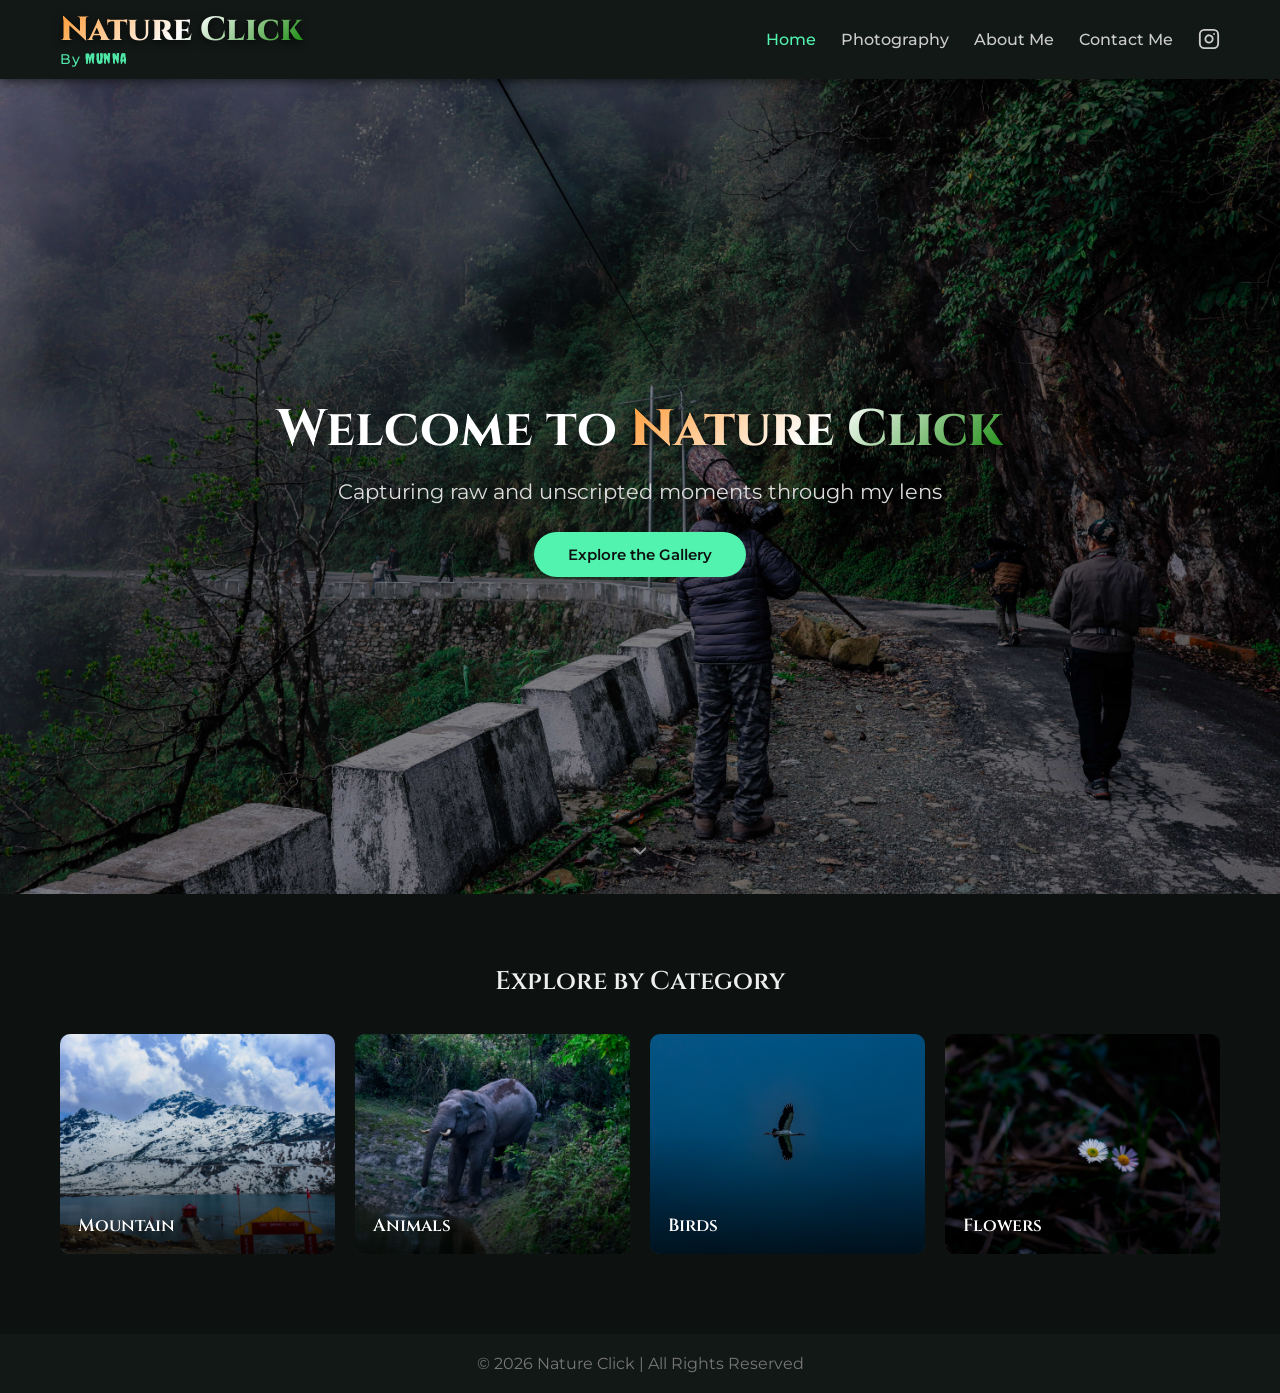
<file: index.html>
<!DOCTYPE html>
<html lang="en">
<head>
    <meta charset="UTF-8">
    <meta name="viewport" content="width=device-width, initial-scale=1.0">
    <title>Nature Click - Portfolio</title>

    <!-- SEO Meta Tags -->
    <meta name="description" content="Welcome to Nature Click — A photography portfolio by Munna featuring nature, wildlife, travel, and mountain photos.">
    <meta name="keywords" content="Nature Click, Munna Photography, Wildlife Photography, Nature Portfolio, Travel Photography">
    <meta name="author" content="Munna">

    <!-- Google Search Console Verification Tag -->
    <meta name="google-site-verification" content="bHNCCGerxpzcyPPW-p6w0leXdLbx0E4rETaMWetJAvI" />

    <!-- Canonical URL -->
    <link rel="canonical" href="https://natureclick.github.io/" />

    <!-- Open Graph Tags (Facebook, WhatsApp, LinkedIn preview) -->
    <meta property="og:type" content="website">
    <meta property="og:title" content="Nature Click - Photography Portfolio by Munna">
    <meta property="og:description" content="A photography portfolio by Munna featuring nature, wildlife, travel, and mountain photos.">
    <meta property="og:image" content="https://natureclick.github.io/images/IMG_3702.jpg">
    <meta property="og:url" content="https://natureclick.github.io/">
    <meta property="og:site_name" content="Nature Click">

    <!-- Twitter Card Tags -->
    <meta name="twitter:card" content="summary_large_image">
    <meta name="twitter:title" content="Nature Click - Photography Portfolio by Munna">
    <meta name="twitter:description" content="A photography portfolio by Munna featuring nature, wildlife, travel, and mountain photos.">
    <meta name="twitter:image" content="https://natureclick.github.io/images/IMG_3702.jpg">

    <!-- JSON-LD Structured Data -->
    <script type="application/ld+json">
    {
      "@context": "https://schema.org",
      "@type": "Person",
      "name": "Munna",
      "url": "https://natureclick.github.io/",
      "sameAs": [
        "https://www.instagram.com/natureklick_"
      ],
      "jobTitle": "Photographer",
      "description": "Nature, wildlife, travel, and mountain photographer.",
      "worksFor": {
        "@type": "Organization",
        "name": "Nature Click"
      }
    }
    </script>

    <!-- Google Fonts Import -->
    <link rel="preconnect" href="https://fonts.googleapis.com">
    <link rel="preconnect" href="https://fonts.gstatic.com" crossorigin>
    <link href="https://fonts.googleapis.com/css2?family=Cinzel:wght@600;700;800&family=Creepster&family=Montserrat:ital,wght@0,300;0,400;0,500;1,300&display=swap" rel="stylesheet">
    <link rel="stylesheet" href="style.css">
</head>
<body>

    <!-- Navigation Header -->
    <header>
        <nav>
            <div class="logo-container">
                <a href="#home">
                    <span class="text-logo">Nature Click</span>
                    <span class="sub-logo">
                        By <span class="signature-text">Munna</span>
                    </span>
                </a>
            </div>

            <div class="nav-right">
                <ul class="nav-links">
                    <li><a href="#home" class="nav-item active" id="nav-home">Home</a></li>
                    <li><a href="#photography" class="nav-item" id="nav-photography" onclick="clearPhotographyView()">Photography</a></li>
                    <li><a href="#about" class="nav-item" id="nav-about">About Me</a></li>
                    <li><a href="#contact" class="nav-item" id="nav-contact">Contact Me</a></li>
                </ul>

                <!-- Instagram Icon Link -->
                <a href="https://www.instagram.com/natureklick_" target="_blank" rel="noopener noreferrer" class="nav-instagram" title="Follow on Instagram">
                    <svg xmlns="http://www.w3.org/2000/svg" width="22" height="22" viewBox="0 0 24 24" fill="none" stroke="currentColor" stroke-width="2" stroke-linecap="round" stroke-linejoin="round">
                        <rect x="2" y="2" width="20" height="20" rx="5" ry="5"></rect>
                        <path d="M16 11.37A4 4 0 1 1 12.63 8 4 4 0 0 1 16 11.37z"></path>
                        <line x1="17.5" y1="6.5" x2="17.51" y2="6.5"></line>
                    </svg>
                </a>
            </div>
        </nav>
    </header>

    <!-- 1. HOME SECTION -->
    <section id="home" class="active">
        <div class="hero">
            <h1>Welcome to <span class="flag-text">Nature Click</span></h1>
            <p>Capturing raw and unscripted moments through my lens</p>
            <a href="#photography" class="hero-cta">Explore the Gallery</a>
            <span class="scroll-cue" aria-hidden="true">
                <svg xmlns="http://www.w3.org/2000/svg" width="22" height="22" viewBox="0 0 24 24" fill="none" stroke="currentColor" stroke-width="2" stroke-linecap="round" stroke-linejoin="round"><polyline points="6 9 12 15 18 9"></polyline></svg>
            </span>
        </div>

        <div class="home-featured">
            <h2 class="home-featured-title">Explore by Category</h2>
            <div class="home-category-grid">
                <a href="#photography" class="home-cat-card" onclick="goToCategory('mountain')" style="background-image:url('images/20240423130415_IMG_4178.jpg')">
                    <span class="home-cat-label">Mountain</span>
                </a>
                <a href="#photography" class="home-cat-card" onclick="goToCategory('animal')" style="background-image:url('images/IMG_3751-Enhanced-SR.jpg')">
                    <span class="home-cat-label">Animals</span>
                </a>
                <a href="#photography" class="home-cat-card" onclick="goToCategory('bird')" style="background-image:url('images/IMG_4179.jpg')">
                    <span class="home-cat-label">Birds</span>
                </a>
                <a href="#photography" class="home-cat-card" onclick="goToCategory('flower')" style="background-image:url('images/IMG_4107-Enhanced-SR.jpg')">
                    <span class="home-cat-label">Flowers</span>
                </a>
            </div>
        </div>
    </section>

    <!-- 2. PHOTOGRAPHY SECTION -->
    <section id="photography">
        <div class="category-buttons">
            <button class="cat-btn" id="btn-mountain" onclick="filterGallery('mountain', event)">Mountain</button>
            <button class="cat-btn" id="btn-animal" onclick="filterGallery('animal', event)">Animals</button>
            <button class="cat-btn" id="btn-bird" onclick="filterGallery('bird', event)">Birds</button>
            <button class="cat-btn" id="btn-flower" onclick="filterGallery('flower', event)">Flowers</button>
        </div>

        <div class="gallery-grid">
            <!-- Mountain Photos -->
            <div class="photo-card mountain">
                <img src="images/20240423130415_IMG_4178.jpg" loading="lazy" alt="Sree Swayambhu Mandir — A Sacred Lake Beneath the Himalayas" data-id="sree-swayambhu-mandir" data-location="Tawang–Bum La Pass Road, Arunachal Pradesh, India (Altitude: Approximately 15,200 feet)" data-description="High in the mountains of Arunachal Pradesh, on the way from Tawang to Bum La Pass, lies the serene Sree Swayambhu Mandir, situated beside a beautiful high-altitude lake at approximately 15,200 feet above sea level. Surrounded by vast snow-covered mountains, the crystal-blue lake and the small red temple create a striking and peaceful landscape. The temple stands quietly on a narrow walkway extending into the lake, with colourful prayer flags fluttering in the cold mountain air. Captured during my journey towards Bum La Pass, this photograph reflects the unique character of the high Himalayas—where spirituality, silence, snow, and untouched natural beauty come together in a single frame." onclick="openModal(this)">
                <div class="photo-info"><h3>Sree Swayambhu Mandir — A Sacred Lake Beneath the Himalayas</h3></div>
            </div>
            <div class="photo-card mountain">
                <img src="images/IMG_2492.jpg" loading="lazy" alt="Sikkim’s Sacred Heights — Char Dham Beyond the Himalayas" data-id="sikkims-sacred-heights" data-location="Peshok, Darjeeling, West Bengal, India (View: Siddhesvara Dham / Char Dham, Namchi, Sikkim)" data-description="Captured from Peshok in Darjeeling, this photograph offers a distant view of Siddhesvara Dham, popularly known as Sikkim’s Char Dham, in Namchi. The image was taken from a considerable distance using a telephoto zoom lens, bringing the hilltop temple complex and its magnificent Shiva statue into view. Behind the sacred hill, the vast Himalayan range rises dramatically across the horizon, creating a striking contrast between spirituality and the grandeur of the mountains. The blue atmospheric haze adds a sense of depth, making the distant landscape appear almost dreamlike. This photograph captures more than just a landmark—it reflects the unique beauty of the Eastern Himalayas, where sacred places, green mountain ridges, and snow-covered peaks come together in one frame." onclick="openModal(this)">
                <div class="photo-info"><h3>Sikkim’s Sacred Heights — Char Dham Beyond the Himalayas</h3></div>
            </div>

            <!-- Animal Photos -->
            <div class="photo-card animal">
                <img src="images/IMG_3751-Enhanced-SR.jpg" loading="lazy" alt="The Silent Visitor of the Forest" data-id="the-silent-visitor-of-the-forest" data-location="Assam, India" data-description="Deep within the lush forests of Assam, a wild Asian elephant quietly arrived at the water's edge to drink. Captured from a distance, this photograph preserves a beautiful and completely natural moment in the wilderness. Surrounded by dense greenery, calm water, and the untouched beauty of the forest, the elephant's peaceful presence reflects the raw and timeless rhythm of nature. No staged scene—just a fleeting encounter between a wildlife photographer and one of India's magnificent wild creatures." onclick="openModal(this)">
                <div class="photo-info"><h3>The Silent Visitor of the Forest</h3></div>
            </div>
            <div class="photo-card animal">
                <img src="images/20240421154719_IMG_3515.jpg" loading="lazy" alt="A Mysterious Snake on the Tawang Road." data-id="a-mysterious-snake-on-the-tawang-road" data-location="Tawang, Arunachal Pradesh, India." data-description="While travelling through the scenic mountain roads of Tawang, Arunachal Pradesh, I came across this mysterious brown snake (Possibly Venomous) resting on the road. The photograph was captured from a safe distance, preserving a fascinating moment of wildlife in the Eastern Himalayas. Surrounded by the rugged landscape and quiet mountain roads, the snake seemed completely undisturbed by its surroundings. Encounters like this remind us that the roads through Arunachal Pradesh are not just journeys through spectacular landscapes—they also pass through the natural habitats of countless wild species." onclick="openModal(this)">
                <div class="photo-info"><h3>A Mysterious Snake on the Tawang Road.</h3></div>
            </div>

            <!-- Bird Photos -->
            <div class="photo-card bird">
                <img src="images/IMG_4179.jpg" loading="lazy" alt="Flying Asian Openbill." data-id="flying-asian-openbill" data-location="Duttapukur, West Bengal, India." data-description="Captured on a cloudy day over an open field in Duttapukur, West Bengal, this Asian Openbill glides gracefully across the deep blue-grey sky. With its long neck, distinctive bill, broad wings and contrasting black-and-white plumage, the bird creates a striking silhouette against the vast open sky. The simplicity of the scene—the flying stork, the cloudy atmosphere and the endless sky—captures a quiet moment of freedom in nature." onclick="openModal(this)">
                <div class="photo-info"><h3>Flying Asian Openbill.</h3></div>
            </div>

            <!-- Flower Photos -->
            <div class="photo-card flower">
                <img src="images/IMG_4107-Enhanced-SR.jpg" loading="lazy" alt="A Little Bloom in the Wild" data-id="a-little-bloom-in-the-wild" data-location="Forest Floor, India" data-description="A delicate daisy blooming quietly on the forest floor, surrounded by deep shadows, fallen leaves and wild greenery. Its bright white petals and golden-yellow center stand out beautifully against the dark, moody background—capturing the quiet charm and untouched beauty of nature." onclick="openModal(this)">
                <div class="photo-info"><h3>A Little Bloom in the Wild</h3></div>
            </div>
        </div>
    </section>

    <!-- 3. ABOUT SECTION -->
    <section id="about">
        <div class="about-content about-landscape">
            <div class="about-header">
                <h2>About <span class="flag-text">Nature Click</span></h2>
            </div>

            <blockquote class="about-pull-quote">
                <span class="flag-text">"The most beautiful photographs are never planned."</span>
            </blockquote>

            <div class="about-tags">
                <span class="about-tag">Nature &amp; Wildlife</span>
                <span class="about-tag">Travel Photography</span>
                <span class="about-tag">Self-Taught</span>
                <span class="about-tag">Unscripted Moments</span>
            </div>

            <div class="about-body">
                <p class="about-lead">Welcome to <strong>Nature Click</strong> — a place where nature, wildlife, travel, and unforgettable moments come together through photography.</p>
                <p>I am a passionate nature lover and photography enthusiast who finds joy in capturing the beauty that surrounds us. From breathtaking landscapes to wildlife and unscripted moments, I love preserving stories that unfold naturally through my lens.</p>
                <p>They happen unexpectedly — in the perfect light, a fleeting expression, or a quiet moment in nature.</p>
                <p>Traveling is one of my greatest passions. Exploring new places, discovering mountains, forests, and rivers gives me endless inspiration. Wherever I go, I try to capture whatever touches my heart.</p>
                <p>I don't claim to be a professional photographer, but every photograph carries my passion and effort as I continuously work to improve my skills.</p>
                <p>Each photograph has its own story, and I hope these images allow you to see and feel the beauty of nature just as I experienced it. If you enjoy my work, I'd love to hear your feedback!</p>
            </div>

            <div class="about-signature">
                <span>Thank you for being a part of Nature Click.</span>
                <em>Let's explore the beauty of nature, one photograph at a time.</em>
            </div>
        </div>
    </section>

    <!-- 4. CONTACT SECTION -->
    <section id="contact">
        <div class="contact-content contact-landscape">
            <div class="contact-header">
                <h2>Get In Touch</h2>
                <p class="contact-subtitle">Have feedback, a collaboration idea, or just want to say hello? I'd love to hear from you.</p>
            </div>

            <div class="contact-grid">
                <div class="contact-info">
                    <div class="contact-info-item">
                        <span class="contact-info-icon">
                            <svg xmlns="http://www.w3.org/2000/svg" width="18" height="18" viewBox="0 0 24 24" fill="none" stroke="currentColor" stroke-width="2" stroke-linecap="round" stroke-linejoin="round"><path d="M4 4h16c1.1 0 2 .9 2 2v12c0 1.1-.9 2-2 2H4c-1.1 0-2-.9-2-2V6c0-1.1.9-2 2-2z"></path><polyline points="22,6 12,13 2,6"></polyline></svg>
                        </span>
                        <div>
                            <h4>Message</h4>
                            <p>Use the form and share what's on your mind.</p>
                        </div>
                    </div>
                    <div class="contact-info-item">
                        <span class="contact-info-icon">
                            <svg xmlns="http://www.w3.org/2000/svg" width="18" height="18" viewBox="0 0 24 24" fill="none" stroke="currentColor" stroke-width="2" stroke-linecap="round" stroke-linejoin="round">
                                <rect x="2" y="2" width="20" height="20" rx="5" ry="5"></rect>
                                <path d="M16 11.37A4 4 0 1 1 12.63 8 4 4 0 0 1 16 11.37z"></path>
                                <line x1="17.5" y1="6.5" x2="17.51" y2="6.5"></line>
                            </svg>
                        </span>
                        <div>
                            <h4>Instagram</h4>
                            <p><a href="https://www.instagram.com/natureklick_" target="_blank" rel="noopener noreferrer">@natureklick_</a></p>
                        </div>
                    </div>
                    <p class="contact-signature">Every message means a lot — thank you for reaching out.</p>
                </div>

                <form class="contact-form" id="contactForm" action="https://formspree.io/f/xeaoqdka" method="POST">
                    <div class="form-row">
                        <label for="contact-name">Your Name</label>
                        <input type="text" id="contact-name" name="name" placeholder="e.g. Priya Sharma" required>
                    </div>
                    <div class="form-row">
                        <label for="contact-email">Your Email</label>
                        <input type="email" id="contact-email" name="email" placeholder="you@example.com" required>
                    </div>
                    <div class="form-row">
                        <label for="contact-message">Message</label>
                        <textarea id="contact-message" name="message" rows="5" placeholder="Write your message or feedback..." required></textarea>
                    </div>
                    <button type="submit">Send Message</button>
                    <p id="form-status" class="form-status"></p>
                </form>
            </div>
        </div>
    </section>

    <footer>
        <p>&copy; 2026 Nature Click | All Rights Reserved</p>
    </footer>

    <!-- Fullscreen Image Modal Structure -->
    <div id="imageModal" class="modal">
        <span class="close" onclick="closeModal()">&times;</span>
        <img class="modal-content" id="fullImg">
        <div id="caption"></div>
    </div>

    <script src="script.js"></script>
</body>
</html>
</file>
<file: style.css>
* {
    margin: 0;
    padding: 0;
    box-sizing: border-box;
}

body {
    font-family: 'Montserrat', sans-serif;
    background-color: #0d1211;
    color: #fff;
    overflow-x: hidden;
}

/* Navigation Header */
header {
    background-color: #121816;
    position: sticky;
    top: 0;
    z-index: 1000;
    box-shadow: 0 2px 10px rgba(0,0,0,0.6);
}

nav {
    display: flex;
    justify-content: space-between;
    align-items: center;
    max-width: 1200px;
    margin: 0 auto;
    padding: 12px 20px;
}

.logo-container {
    display: flex;
    align-items: center;
}

.logo-container a {
    cursor: pointer;
    display: flex;
    flex-direction: column;
    align-items: flex-start;
    text-decoration: none;
}

.text-logo {
    font-family: 'Cinzel', serif;
    font-size: 2.1rem;
    font-weight: 800;
    line-height: 1.1;
    background: linear-gradient(135deg, #FF9933 0%, #FFFFFF 50%, #138808 100%);
    -webkit-background-clip: text;
    -webkit-text-fill-color: transparent;
    display: inline-block;
    filter: drop-shadow(0px 2px 4px rgba(0, 0, 0, 0.8));
}

.sub-logo {
    font-family: 'Montserrat', sans-serif;
    font-size: 0.85rem !important;
    font-weight: 500;
    color: #52f3af !important;
    letter-spacing: 1px;
    opacity: 0.95;
    margin-top: 2px;
    display: flex;
    align-items: center;
    gap: 4px;
}

.signature-text {
    font-family: 'Creepster', 'Chiller', cursive, sans-serif !important;
    font-size: 0.95rem !important;
    font-weight: normal !important;
    color: #52f3af !important;
    letter-spacing: 0.5px;
    line-height: 1;
}

/* Navigation Links & Instagram */
.nav-right {
    display: flex;
    align-items: center;
}

.nav-links {
    display: flex;
    align-items: center;
    list-style: none;
}

.nav-links li {
    margin-left: 25px;
}

.nav-links a {
    color: #ccc;
    text-decoration: none;
    font-size: 1rem;
    font-weight: 500;
    transition: color 0.3s;
    cursor: pointer;
}

.nav-links a:hover, .nav-links a.active {
    color: #52f3af;
}

.nav-instagram {
    display: flex;
    align-items: center;
    justify-content: center;
    color: #ccc;
    margin-left: 25px;
    transition: all 0.3s ease;
    text-decoration: none;
}

.nav-instagram:hover {
    color: #e1306c;
    transform: scale(1.15);
}

/* Base Sections setup */
section {
    display: none;
    padding: 60px 20px;
    max-width: 1200px;
    margin: 0 auto;
    min-height: 80vh;
}

section.active {
    display: block;
}

#home {
    padding: 0 !important;
    max-width: 100% !important;
    width: 100% !important;
    margin: 0 !important;
}

/* Home Hero Area */
.hero {
    text-align: center;
    padding: 20px;
    background: linear-gradient(rgba(0,0,0,0.5), rgba(0,0,0,0.5)), url('images/IMG_3702.jpg');
    background-size: cover;
    background-position: center;
    background-repeat: no-repeat;
    min-height: calc(100vh - 85px); 
    width: 100%;
    display: flex;
    flex-direction: column;
    justify-content: center;
    align-items: center;
    position: relative;
}

.hero h1 {
    font-family: 'Cinzel', serif;
    font-size: 3.2rem;
    margin-bottom: 15px;
    color: #ffffff;
}

.flag-text {
    font-weight: 800;
    background: linear-gradient(135deg, #FF9933 0%, #FFFFFF 50%, #138808 100%);
    -webkit-background-clip: text;
    -webkit-text-fill-color: transparent;
    display: inline-block;
    filter: drop-shadow(0px 2px 4px rgba(0, 0, 0, 0.8));
}

.hero p {
    font-size: 1.3rem;
    color: #ddd;
}

.hero-cta {
    margin-top: 28px;
    display: inline-block;
    padding: 13px 34px;
    background-color: #52f3af;
    color: #0d1211;
    font-weight: 600;
    font-size: 0.95rem;
    border-radius: 30px;
    text-decoration: none;
    transition: transform 0.3s, background-color 0.3s;
}

.hero-cta:hover {
    background-color: #3ee29c;
    transform: translateY(-2px);
}

.scroll-cue {
    position: absolute;
    bottom: 28px;
    left: 50%;
    transform: translateX(-50%);
    color: #ccc;
    opacity: 0.65;
    animation: scrollBounce 2s ease-in-out infinite;
}

@keyframes scrollBounce {
    0%, 100% { transform: translate(-50%, 0); }
    50% { transform: translate(-50%, 8px); }
}

.home-featured {
    max-width: 1200px;
    margin: 0 auto;
    padding: 70px 20px 80px;
    text-align: center;
}

.home-featured-title {
    font-family: 'Cinzel', serif;
    font-size: 1.6rem;
    font-weight: 600;
    color: #eee;
    margin-bottom: 35px;
}

.home-category-grid {
    display: grid;
    grid-template-columns: repeat(4, 1fr);
    gap: 20px;
}

.home-cat-card {
    position: relative;
    display: block;
    height: 220px;
    border-radius: 10px;
    overflow: hidden;
    background-size: cover;
    background-position: center;
    text-decoration: none;
    transition: transform 0.3s;
}

.home-cat-card::after {
    content: "";
    position: absolute;
    inset: 0;
    background: linear-gradient(to top, rgba(0,0,0,0.75) 0%, rgba(0,0,0,0.15) 55%, rgba(0,0,0,0.05) 100%);
    transition: background 0.3s;
}

.home-cat-card:hover::after {
    background: linear-gradient(to top, rgba(0,0,0,0.85) 0%, rgba(0,0,0,0.3) 60%, rgba(0,0,0,0.1) 100%);
}

.home-cat-card:hover {
    transform: scale(1.02);
}

.home-cat-label {
    position: absolute;
    bottom: 16px;
    left: 18px;
    z-index: 2;
    font-family: 'Cinzel', serif;
    font-size: 1.1rem;
    font-weight: 600;
    color: #fff;
}

/* Photography Filter Buttons */
.category-buttons {
    display: flex;
    justify-content: center;
    gap: 15px;
    margin-bottom: 30px;
    flex-wrap: wrap;
}

.cat-btn {
    background-color: #1a2320;
    color: #fff;
    border: 1px solid #52f3af;
    padding: 10px 22px;
    border-radius: 20px;
    cursor: pointer;
    font-weight: 500;
    transition: 0.3s;
}

.cat-btn:hover, .cat-btn.active {
    background-color: #52f3af;
    color: #0d1211;
    font-weight: 600;
}

/* Gallery Grid */
.gallery-grid {
    display: grid;
    grid-template-columns: repeat(4, 1fr);
    gap: 20px;
}

.photo-card {
    display: none; /* ডিফল্টভাবে সব ছবি লুকানো থাকবে */
    position: relative;
    overflow: hidden;
    border-radius: 8px;
    background-color: #161e1b;
}

.photo-card img {
    width: 100%;
    height: 220px;
    object-fit: cover;
    display: block;
    transition: transform 0.4s;
    cursor: pointer;
}

.photo-card:hover img {
    transform: scale(1.08);
}

.photo-info {
    padding: 15px;
    text-align: center;
}

.photo-info h3 {
    font-family: 'Cinzel', serif;
    font-size: 1rem;
    color: #eee;
}

/* About & Contact Base */
.about-content, .contact-content {
    max-width: 1000px;
    margin: 0 auto;
    background-color: #161e1b;
    padding: 30px 40px;
    border-radius: 10px;
    border: 1px solid #23312c;
}

.about-content h2, .contact-content h2 {
    font-family: 'Cinzel', serif;
    color: #52f3af;
    margin-bottom: 15px;
    text-align: center;
}

.about-landscape {
    max-width: 1100px;
    padding: 25px 35px;
}

.about-grid {
    display: grid;
    grid-template-columns: 1fr 1fr;
    gap: 25px;
    text-align: left;
}

.about-col p {
    line-height: 1.6;
    color: #ccc;
    font-size: 0.93rem;
    margin-bottom: 12px;
}

.about-footer-text {
    margin-top: 15px;
    text-align: center;
    font-weight: 500;
    color: #52f3af;
    font-size: 0.95rem;
}

/* About Section Redesign — magazine-style layout */
.about-header {
    text-align: center;
}

.about-header h2 {
    margin-bottom: 0;
}

.about-pull-quote {
    max-width: 600px;
    margin: 28px auto 30px;
    text-align: center;
    font-family: 'Cinzel', serif;
    font-size: 1.6rem;
    font-weight: 700;
    line-height: 1.45;
    padding: 0 10px;
}

.about-pull-quote::before,
.about-pull-quote::after {
    content: "";
    display: block;
    width: 44px;
    height: 2px;
    background: linear-gradient(90deg, #FF9933, #52f3af, #138808);
    margin: 20px auto;
    opacity: 0.55;
}

.about-tags {
    display: flex;
    justify-content: center;
    flex-wrap: wrap;
    gap: 10px;
    margin-bottom: 35px;
}

.about-tag {
    font-size: 0.78rem;
    font-weight: 600;
    letter-spacing: 0.3px;
    padding: 6px 16px;
    border-radius: 20px;
    border: 1px solid #2c3b35;
    background-color: #141c19;
    color: #9fd9c0;
}

.about-body {
    max-width: 640px;
    margin: 0 auto;
    text-align: left;
}

.about-body p {
    line-height: 1.75;
    color: #ccc;
    font-size: 0.95rem;
    margin-bottom: 16px;
}

.about-body p.about-lead {
    font-size: 1.05rem;
    color: #e6e6e6;
}

.about-body p.about-lead::first-letter {
    font-family: 'Cinzel', serif;
    font-size: 3rem;
    float: left;
    line-height: 0.8;
    padding-right: 10px;
    padding-top: 6px;
    color: #52f3af;
}

.about-signature {
    margin-top: 30px;
    padding-top: 22px;
    border-top: 1px solid #23312c;
    text-align: center;
}

.about-signature span {
    display: block;
    font-weight: 600;
    color: #52f3af;
    margin-bottom: 6px;
    font-size: 0.95rem;
}

.about-signature em {
    display: block;
    color: #9fb8ae;
    font-style: italic;
    font-size: 0.9rem;
}

.contact-form {
    display: flex;
    flex-direction: column;
    gap: 15px;
}

.contact-form input, .contact-form textarea {
    width: 100%;
    padding: 12px;
    background-color: #202b27;
    border: 1px solid #32443e;
    color: #fff;
    border-radius: 5px;
}

.contact-form button {
    padding: 12px;
    background-color: #52f3af;
    border: none;
    color: #0d1211;
    font-weight: bold;
    border-radius: 5px;
    cursor: pointer;
    transition: 0.3s;
}

.contact-form button:hover {
    background-color: #3ee29c;
}

.contact-form button:disabled {
    opacity: 0.6;
    cursor: not-allowed;
}

.form-status {
    min-height: 20px;
    font-size: 0.85rem;
    text-align: center;
    margin-top: 4px;
}

.form-status.success {
    color: #52f3af;
}

.form-status.error {
    color: #ff6b6b;
}

/* Contact Section Redesign — two-column layout */
.contact-landscape {
    max-width: 1000px;
}

.contact-header {
    text-align: center;
    margin-bottom: 35px;
}

.contact-subtitle {
    color: #ccc;
    font-size: 0.95rem;
    max-width: 520px;
    margin: 10px auto 0;
    line-height: 1.6;
}

.contact-grid {
    display: grid;
    grid-template-columns: 0.85fr 1.15fr;
    gap: 45px;
    align-items: start;
}

.contact-info {
    display: flex;
    flex-direction: column;
    gap: 24px;
}

.contact-info-item {
    display: flex;
    gap: 14px;
    align-items: flex-start;
}

.contact-info-icon {
    width: 40px;
    height: 40px;
    border-radius: 50%;
    background-color: #1a2320;
    border: 1px solid #2c3b35;
    color: #52f3af;
    display: flex;
    align-items: center;
    justify-content: center;
    flex-shrink: 0;
}

.contact-info-item h4 {
    font-family: 'Cinzel', serif;
    font-size: 0.95rem;
    font-weight: 600;
    color: #eee;
    margin-bottom: 4px;
}

.contact-info-item p {
    color: #ccc;
    font-size: 0.88rem;
    line-height: 1.5;
}

.contact-info-item a {
    color: #ccc;
    text-decoration: none;
    font-size: 0.88rem;
    transition: color 0.3s;
}

.contact-info-item a:hover {
    color: #52f3af;
}

.contact-signature {
    margin-top: 10px;
    padding-top: 20px;
    border-top: 1px solid #23312c;
    color: #9fb8ae;
    font-style: italic;
    font-size: 0.85rem;
    line-height: 1.6;
}

.form-row {
    display: flex;
    flex-direction: column;
    gap: 6px;
}

.form-row label {
    font-size: 0.78rem;
    font-weight: 600;
    letter-spacing: 0.3px;
    color: #9fd9c0;
}

.contact-form input:focus,
.contact-form textarea:focus {
    outline: none;
    border-color: #52f3af;
    box-shadow: 0 0 0 3px rgba(82, 243, 175, 0.15);
}

@media screen and (max-width: 768px) {
    .contact-grid {
        grid-template-columns: 1fr;
        gap: 30px;
    }
}

/* Lightbox Modal */
.modal {
    display: none; 
    position: fixed; 
    z-index: 9999; 
    padding: 30px 10px; 
    left: 0;
    top: 0;
    width: 100%; 
    height: 100%; 
    overflow-y: auto; 
    background-color: rgba(0, 0, 0, 0.95); 
}

.modal-content {
    margin: 0 auto;
    display: block;
    max-width: 95%;
    max-height: 88vh;
    width: auto;
    height: auto;
    border-radius: 6px;
    object-fit: contain;
    box-shadow: 0 0 35px rgba(82, 243, 175, 0.3);
}

#caption {
    margin: 15px auto 30px auto;
    display: block;
    width: 90%;
    max-width: 900px;
    text-align: center;
}

.modal-title {
    font-family: 'Cinzel', serif;
    color: #ffffff;
    font-size: 1.8rem;
    font-weight: 700;
    letter-spacing: 1px;
    margin-bottom: 6px;
    display: block;
    text-align: center;
}

.modal-location {
    font-family: 'Montserrat', sans-serif;
    color: #52f3af;
    font-size: 0.95rem;
    font-weight: 600;
    letter-spacing: 0.5px;
    margin-bottom: 12px;
    display: block;
    text-align: center;
}

.modal-desc {
    font-family: 'Montserrat', sans-serif;
    color: #cfdfda;
    font-size: 1rem;
    font-style: italic;
    font-weight: 300;
    line-height: 1.6;
    display: block;
    max-width: 800px;
    margin: 0 auto;
    text-align: left;
}

.close {
    position: fixed;
    top: 15px;
    right: 25px;
    color: #fff;
    font-size: 45px;
    font-weight: bold;
    cursor: pointer;
    transition: 0.3s;
    z-index: 10000;
}

.close:hover {
    color: #52f3af;
}

/* Footer */
footer {
    text-align: center;
    padding: 20px;
    background-color: #121816;
    color: #777;
}

/* Responsiveness */
@media screen and (max-width: 1024px) {
    .gallery-grid {
        grid-template-columns: repeat(2, 1fr);
    }

    .home-category-grid {
        grid-template-columns: repeat(2, 1fr);
    }
}

@media screen and (max-width: 768px) {
    .about-pull-quote {
        font-size: 1.3rem;
    }
}

@media screen and (max-width: 600px) {
    nav {
        flex-direction: column;
        gap: 15px;
    }

    .hero h1 {
        font-size: 2.2rem;
    }

    .gallery-grid {
        grid-template-columns: repeat(1, 1fr);
    }

    .home-category-grid {
        grid-template-columns: repeat(1, 1fr);
    }

    .scroll-cue {
        display: none;
    }
}
</file>
